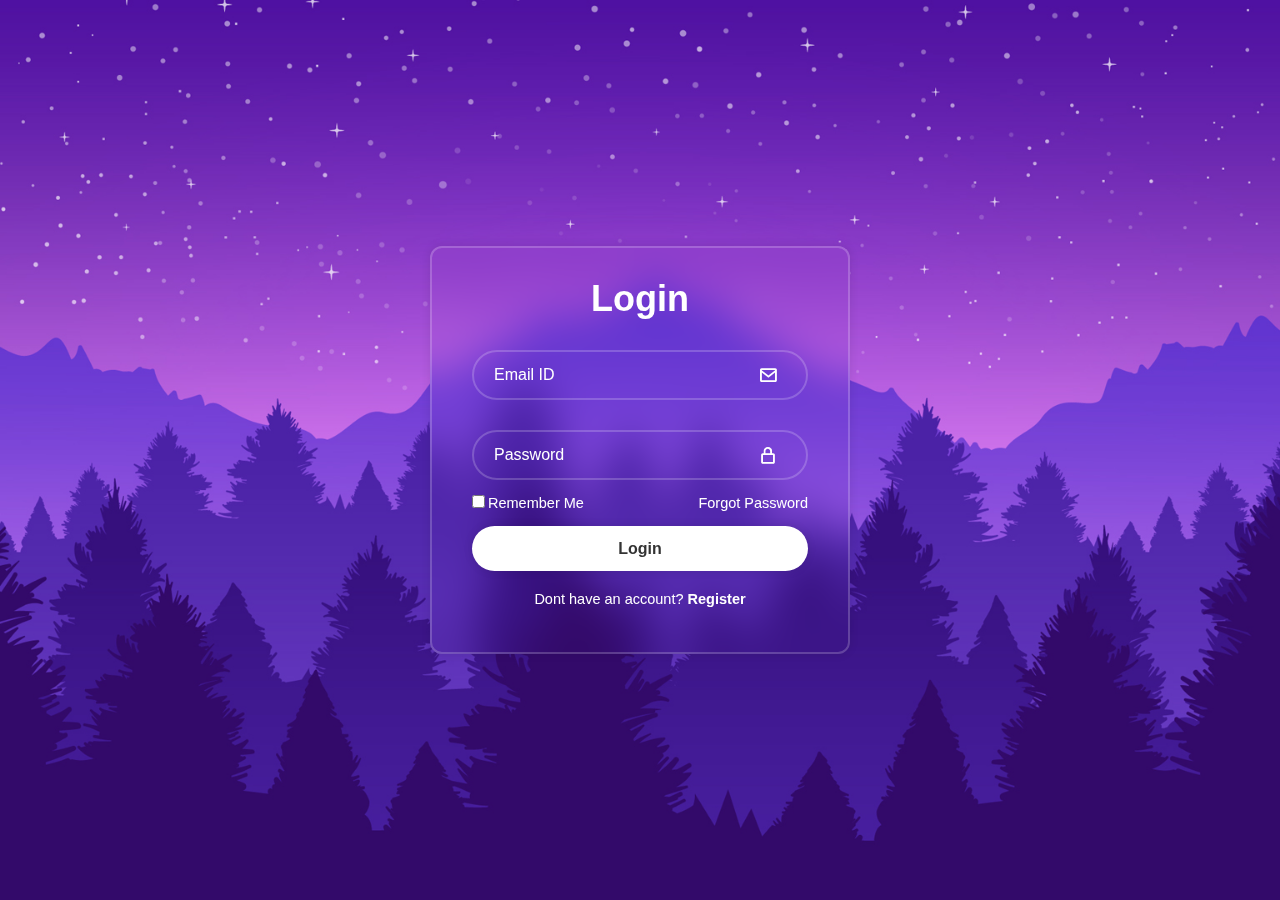
<file: index.html>
<!DOCTYPE html>
<html lang="en">
<head>
    <meta charset="UTF-8">
    <meta name="viewport" content="width=device-width, initial-scale=1.0">
    <title>Document</title>
    <link rel="stylesheet" href="./style/style.css">
    <link href='https://unpkg.com/boxicons@2.1.4/css/boxicons.min.css' rel='stylesheet'>
</head>
<body>
    <div class="container">
        <form action="">
            <h1>Login</h1>
            <div class="input-box">
                <input type="email" placeholder="Email ID" required>
                <i class='bx bx-envelope'></i>
            </div>
            <div class="input-box">
                <input type="password" placeholder="Password" required>
                <i class='bx bx-lock-alt' ></i>
            </div>
            <div class="remember-forgot">
                <label><input type="checkbox">Remember Me</label>
                <a href="./public/index1.html">Forgot Password</a>
            </div>
            <button class="btn" type="submit">Login</button>
            <div class="register-link">
                <p>Dont have an account? <a href="#">Register</a></p>
            </div>
        </form>
    </div>
</body>
</html>
</file>
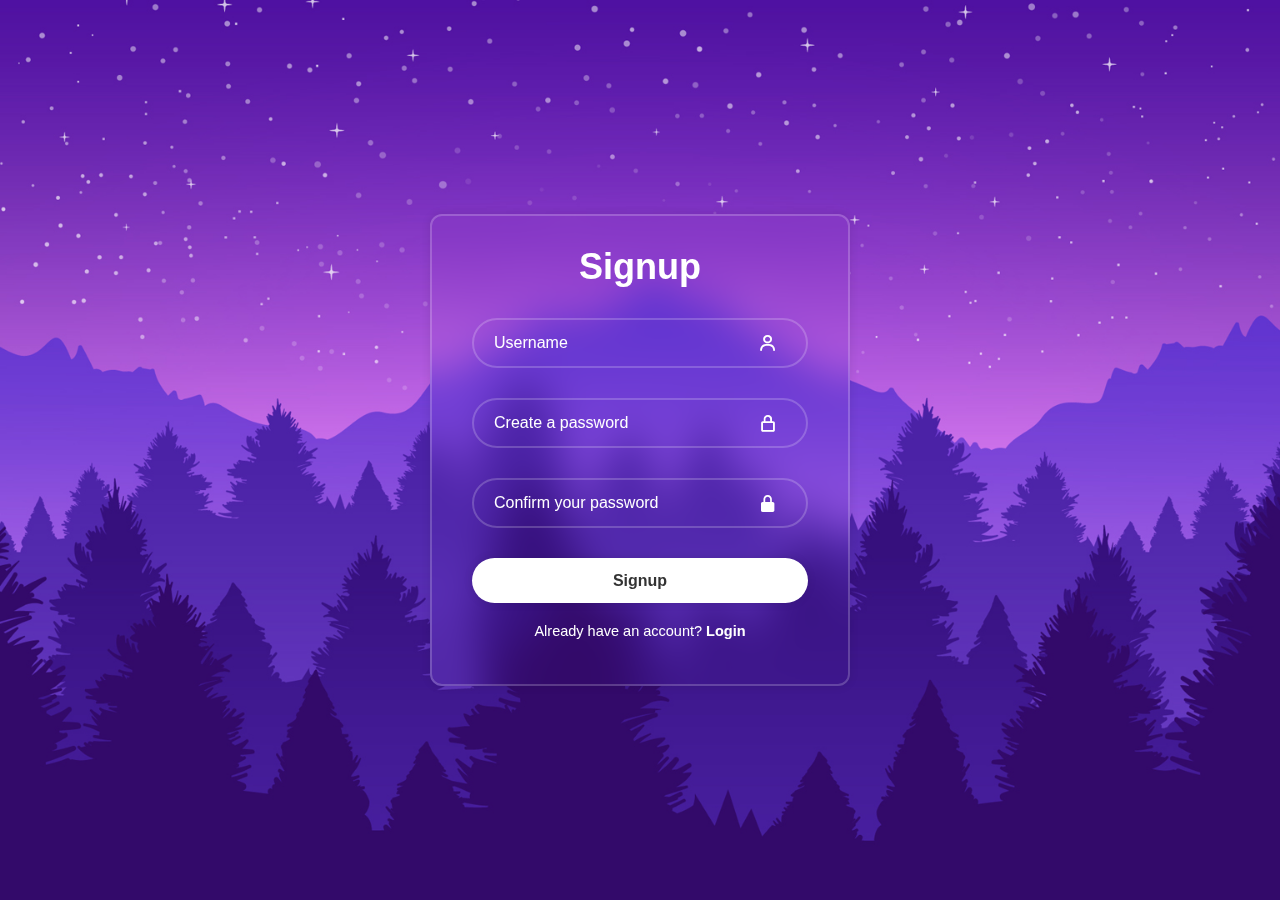
<file: public/index1.html>
<!DOCTYPE html>
<html lang="en">
<head>
    <meta charset="UTF-8">
    <meta name="viewport" content="width=device-width, initial-scale=1.0">
    <title>Document</title>
    <link rel="stylesheet" href="../style/main.css">
    <link href='https://unpkg.com/boxicons@2.1.4/css/boxicons.min.css' rel='stylesheet'>
</head>
<body>
    <div class="container">
        <form action="">
            <h1>Signup</h1>
            <div class="input-box">
                <input type="text" placeholder="Username" required>
                <i class='bx bx-user'></i>
            </div>
            <div class="input-box">
                <input type="password" placeholder="Create a password" required>
                <i class='bx bx-lock-alt' ></i>
            </div>
            <div class="input-box">
                <input type="password" placeholder="Confirm your password" required>
                <i class='bx bxs-lock-alt' ></i>
            </div>
            <button class="btn" type="submit">Signup</button>
            <div class="register-link">
                <p> Already have an account? <a href="../index.html">Login</a></p>
            </div>
        </form>
    </div>
</body>
</html>
</file>
<file: style/style.css>
*{
    padding: 0;
    margin: 0;
    box-sizing: border-box;
    font-family: "Poppins",sans-serif;
}
body{
    display: flex;
    justify-content: center;
    align-items: center;
    min-height: 100vh;
    background:url('../public/images/shadow-art.jpg') no-repeat ;
    background-size: cover;
    background-position: center;

}
.container{
   width: 420px;
   color: #fff;
   border-radius: 12px;
   padding: 30px 40px;
   background: transparent;
   border: 2px solid rgba(255,255,255,.2);
   backdrop-filter: blur(20px);
   box-shadow: 0px 0px 10px rgba(0,0,0,.1);
}
.container h1 {
    font-size: 36px;
    text-align: center;
   
}
.container .input-box{
    width: 100%;
    height: 50px;
    margin: 30px 0;
    position: relative;
} 
.input-box input{
    width: 100%;
    height: 100%;
    background: transparent;
    border: none;
    outline: none;
    border: 2px solid rgba(255,255,255,.2);
    border-radius: 40px;
    font-size: 16px;
    color: #fff;
    padding: 20px 45px 20px 20px;
}
.input-box input::placeholder{
    color: #fff;
}
.input-box i{
    position: absolute;
    right: 20px;
    top: 30%;
    transform: translate(-50%);
    font-size: 20px;
}
.container .remember-forgot{
    display: flex;
    justify-content: space-between;
    font-size: 14.5px;
    margin: -15px 0 15px;
}
.remember-forgot label input{
    accent-color: #fff;
    margin-right: 3px;

}
.remember-forgot a{
    color: #fff;
    text-decoration: none;
}
.remember-forgot a:hover{
    text-decoration: underline;
}
.container .btn{
    width: 100%;
    height: 45px;
    background-color: #fff;
    border: none;
    outline: none;
    border-radius: 40px;
    box-shadow: 0 0 10px rgba(0,0,0,.1);
    cursor: pointer;
    font-size: 16px;
    color: #333;
    font-weight: 600;
}
.container .register-link{
    font-size: 14.5px;
    text-align: center;
    margin-top: 20px;
    margin: 20px 0 15px;
   
}
.register-link p a{
    color: #fff;
    text-decoration: none;
    font-weight: 600;
}
.register-link p a:hover{
    text-decoration: underline;
}
</file>
<file: style/main.css>
*{
    padding: 0;
    margin: 0;
    box-sizing: border-box;
    font-family: "Poppins",sans-serif;
}
body{
    display: flex;
    justify-content: center;
    align-items: center;
    min-height: 100vh;
    background:url('../public/images/shadow-art.jpg') no-repeat ;
    background-size: cover;
    background-position: center;

}
.container{
   width: 420px;
   color: #fff;
   border-radius: 12px;
   padding: 30px 40px;
   background: transparent;
   border: 2px solid rgba(255,255,255,.2);
   backdrop-filter: blur(20px);
   box-shadow: 0px 0px 10px rgba(0,0,0,.1);
}
.container h1 {
    font-size: 36px;
    text-align: center;
   
}
.container .input-box{
    width: 100%;
    height: 50px;
    margin: 30px 0;
    position: relative;
} 
.input-box input{
    width: 100%;
    height: 100%;
    background: transparent;
    border: none;
    outline: none;
    border: 2px solid rgba(255,255,255,.2);
    border-radius: 40px;
    font-size: 16px;
    color: #fff;
    padding: 20px 45px 20px 20px;
}
.input-box input::placeholder{
    color: #fff;
}
.input-box i{
    position: absolute;
    right: 20px;
    top: 30%;
    transform: translate(-50%);
    font-size: 20px;
}
.container .remember-forgot{
    display: flex;
    justify-content: space-between;
    font-size: 14.5px;
    margin: -15px 0 15px;
}
.remember-forgot label input{
    accent-color: #fff;
    margin-right: 3px;

}
.remember-forgot a{
    color: #fff;
    text-decoration: none;
}
.remember-forgot a:hover{
    text-decoration: underline;
}
.container .btn{
    width: 100%;
    height: 45px;
    background-color: #fff;
    border: none;
    outline: none;
    border-radius: 40px;
    box-shadow: 0 0 10px rgba(0,0,0,.1);
    cursor: pointer;
    font-size: 16px;
    color: #333;
    font-weight: 600;
}
.container .register-link{
    font-size: 14.5px;
    text-align: center;
    margin-top: 20px;
    margin: 20px 0 15px;
   
}
.register-link p a{
    color: #fff;
    text-decoration: none;
    font-weight: 600;
}
.register-link p a:hover{
    text-decoration: underline;
}
</file>
